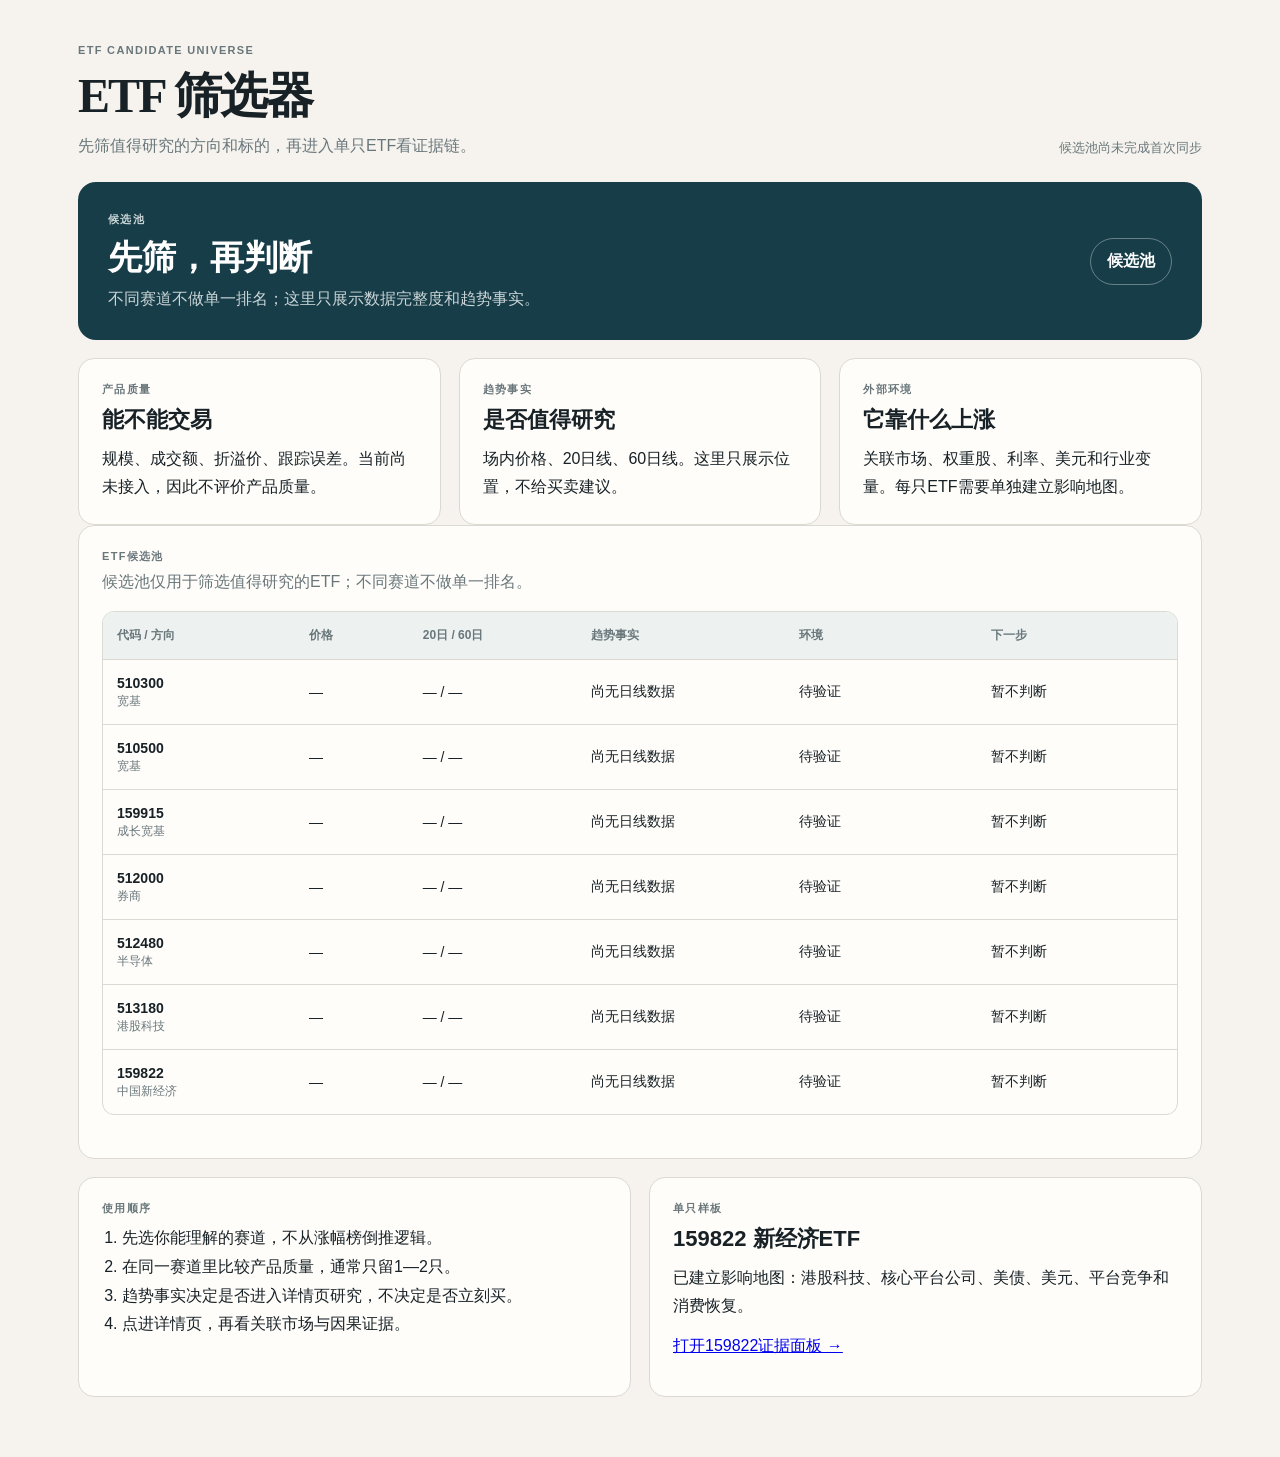
<file: index.html>
<!doctype html>
<html lang="zh-CN">
<head>
  <meta charset="utf-8">
  <meta name="viewport" content="width=device-width, initial-scale=1">
  <title>ETF Radar · ETF筛选器</title>
  <link rel="stylesheet" href="style.css">
</head>
<body>
  <header class="topbar">
    <div>
      <p class="eyebrow">ETF CANDIDATE UNIVERSE</p>
      <h1>ETF 筛选器</h1>
      <p class="subtitle">先筛值得研究的方向和标的，再进入单只ETF看证据链。</p>
    </div>
    <div id="screenerMeta" class="update-meta">读取候选池中…</div>
  </header>

  <main class="page">
    <section class="hero">
      <div>
        <p class="eyebrow">候选池</p>
        <h2>先筛，再判断</h2>
        <p class="muted">不同赛道不做单一排名；这里只展示数据完整度和趋势事实。</p>
      </div>
      <div class="alert-badge">候选池</div>
    </section>

    <section class="grid three-col">
      <article class="panel"><p class="section-label">产品质量</p><h3>能不能交易</h3><p class="action-text">规模、成交额、折溢价、跟踪误差。当前尚未接入，因此不评价产品质量。</p></article>
      <article class="panel"><p class="section-label">趋势事实</p><h3>是否值得研究</h3><p class="action-text">场内价格、20日线、60日线。这里只展示位置，不给买卖建议。</p></article>
      <article class="panel"><p class="section-label">外部环境</p><h3>它靠什么上涨</h3><p class="action-text">关联市场、权重股、利率、美元和行业变量。每只ETF需要单独建立影响地图。</p></article>
    </section>

    <section class="panel">
      <p class="section-label">ETF候选池</p>
      <p id="method" class="muted"></p>
      <div id="candidateTable" class="candidate-table"></div>
      <p id="failureNote" class="disclaimer"></p>
    </section>

    <section class="grid two-col">
      <article class="panel">
        <p class="section-label">使用顺序</p>
        <ol class="signal-list">
          <li>先选你能理解的赛道，不从涨幅榜倒推逻辑。</li>
          <li>在同一赛道里比较产品质量，通常只留1—2只。</li>
          <li>趋势事实决定是否进入详情页研究，不决定是否立刻买。</li>
          <li>点进详情页，再看关联市场与因果证据。</li>
        </ol>
      </article>
      <article class="panel">
        <p class="section-label">单只样板</p>
        <h3>159822 新经济ETF</h3>
        <p class="action-text">已建立影响地图：港股科技、核心平台公司、美债、美元、平台竞争和消费恢复。</p>
        <p><a class="detail-link" href="detail.html">打开159822证据面板 →</a></p>
      </article>
    </section>
  </main>

  <script src="screener.js"></script>
</body>
</html>
</file>
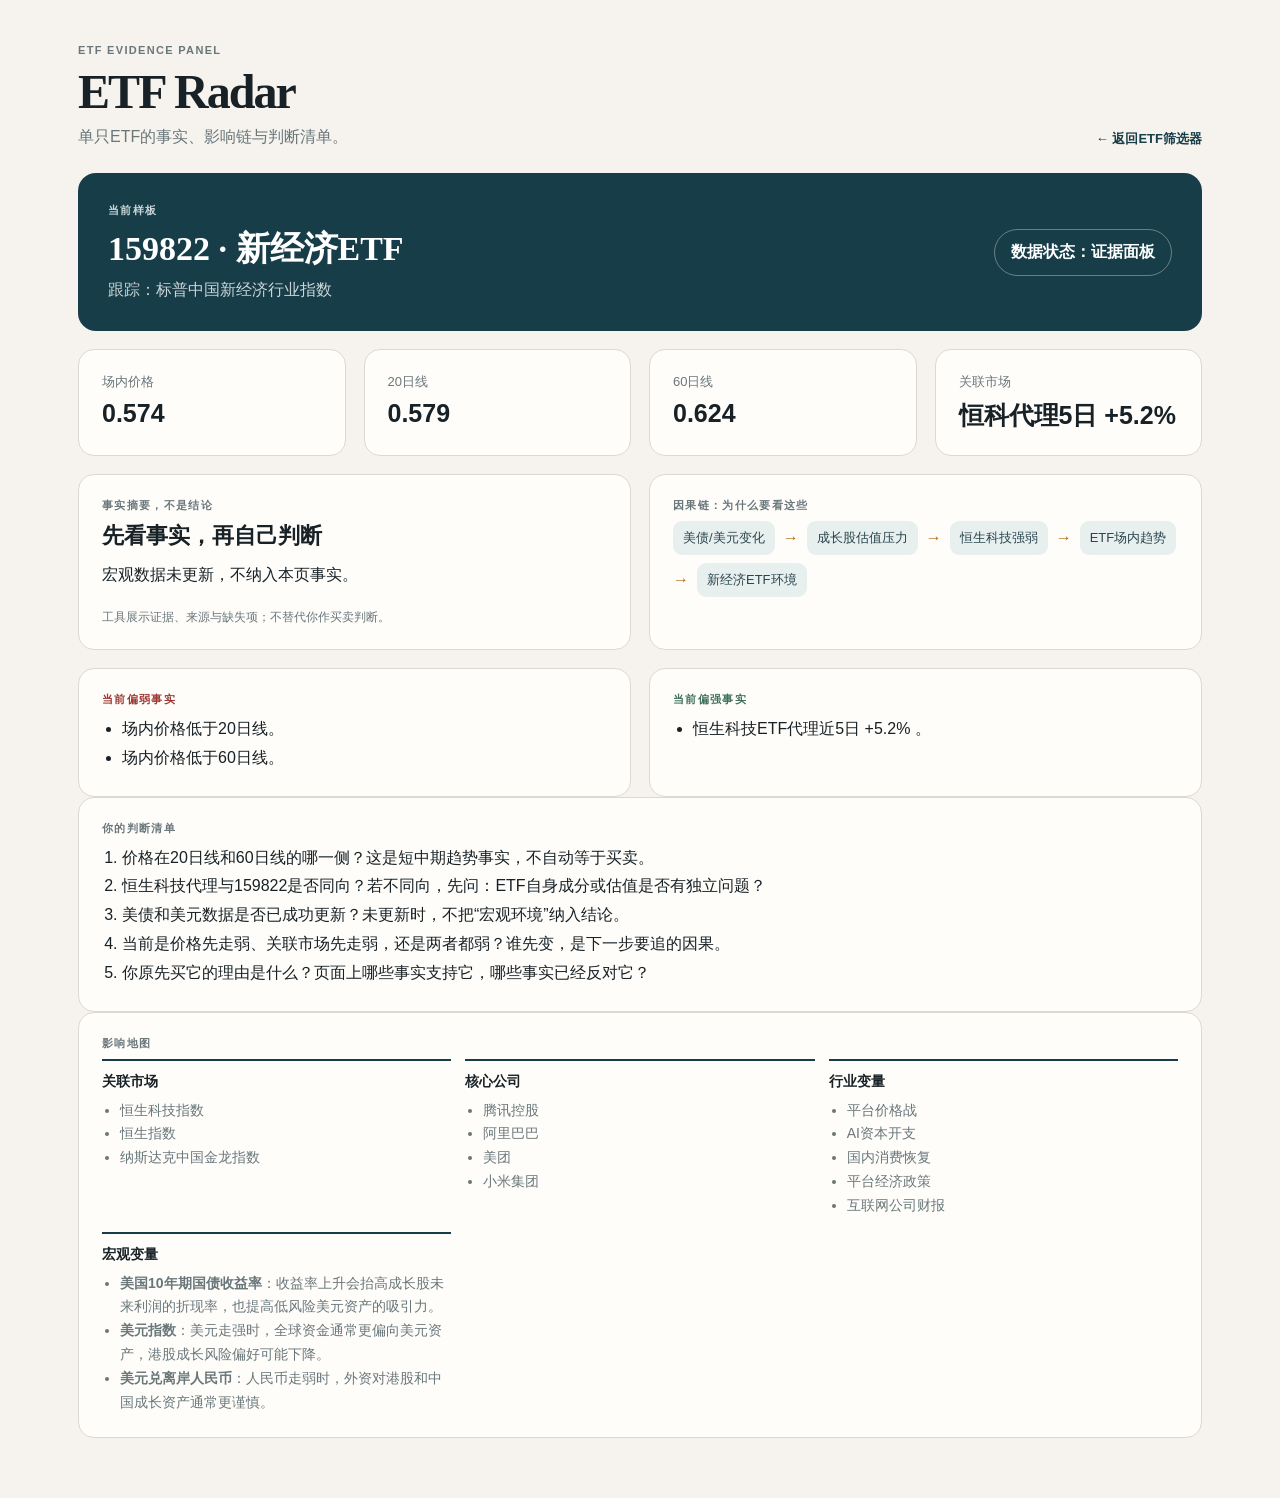
<file: detail.html>
<!doctype html>
<html lang="zh-CN">
<head>
  <meta charset="utf-8">
  <meta name="viewport" content="width=device-width, initial-scale=1">
  <title>ETF Radar · 159822详情</title>
  <link rel="stylesheet" href="style.css">
</head>
<body>
  <header class="topbar">
    <div>
      <p class="eyebrow">ETF EVIDENCE PANEL</p>
      <h1>ETF Radar</h1>
      <p class="subtitle">单只ETF的事实、影响链与判断清单。</p>
    </div>
    <div class="update-meta"><a href="index.html">← 返回ETF筛选器</a></div>
  </header>

  <main id="app" class="page">
    <section class="hero">
      <div>
        <p class="eyebrow">当前样板</p>
        <h2 id="etfName">—</h2>
        <p id="trackingIndex" class="muted">—</p>
      </div>
      <div id="alertBadge" class="alert-badge">数据状态：—</div>
    </section>
    <section class="grid metrics" id="metrics"></section>
    <section class="grid two-col">
      <article class="panel"><p class="section-label">事实摘要，不是结论</p><h3 id="actionTitle">—</h3><p id="actionText" class="action-text">—</p><p class="disclaimer">工具展示证据、来源与缺失项；不替代你作买卖判断。</p></article>
      <article class="panel"><p class="section-label">因果链：为什么要看这些</p><div id="logicChain" class="logic-chain"></div></article>
    </section>
    <section class="grid two-col">
      <article class="panel"><p class="section-label bad">当前偏弱事实</p><ul id="negativeSignals" class="signal-list"></ul></article>
      <article class="panel"><p class="section-label good">当前偏强事实</p><ul id="positiveSignals" class="signal-list"></ul></article>
    </section>
    <section class="panel"><p class="section-label">你的判断清单</p><ol id="decisionChecklist" class="signal-list"></ol></section>
    <section class="panel"><p class="section-label">影响地图</p><div id="mapGroups" class="map-groups"></div></section>
  </main>
  <script src="app.js"></script>
</body>
</html>
</file>
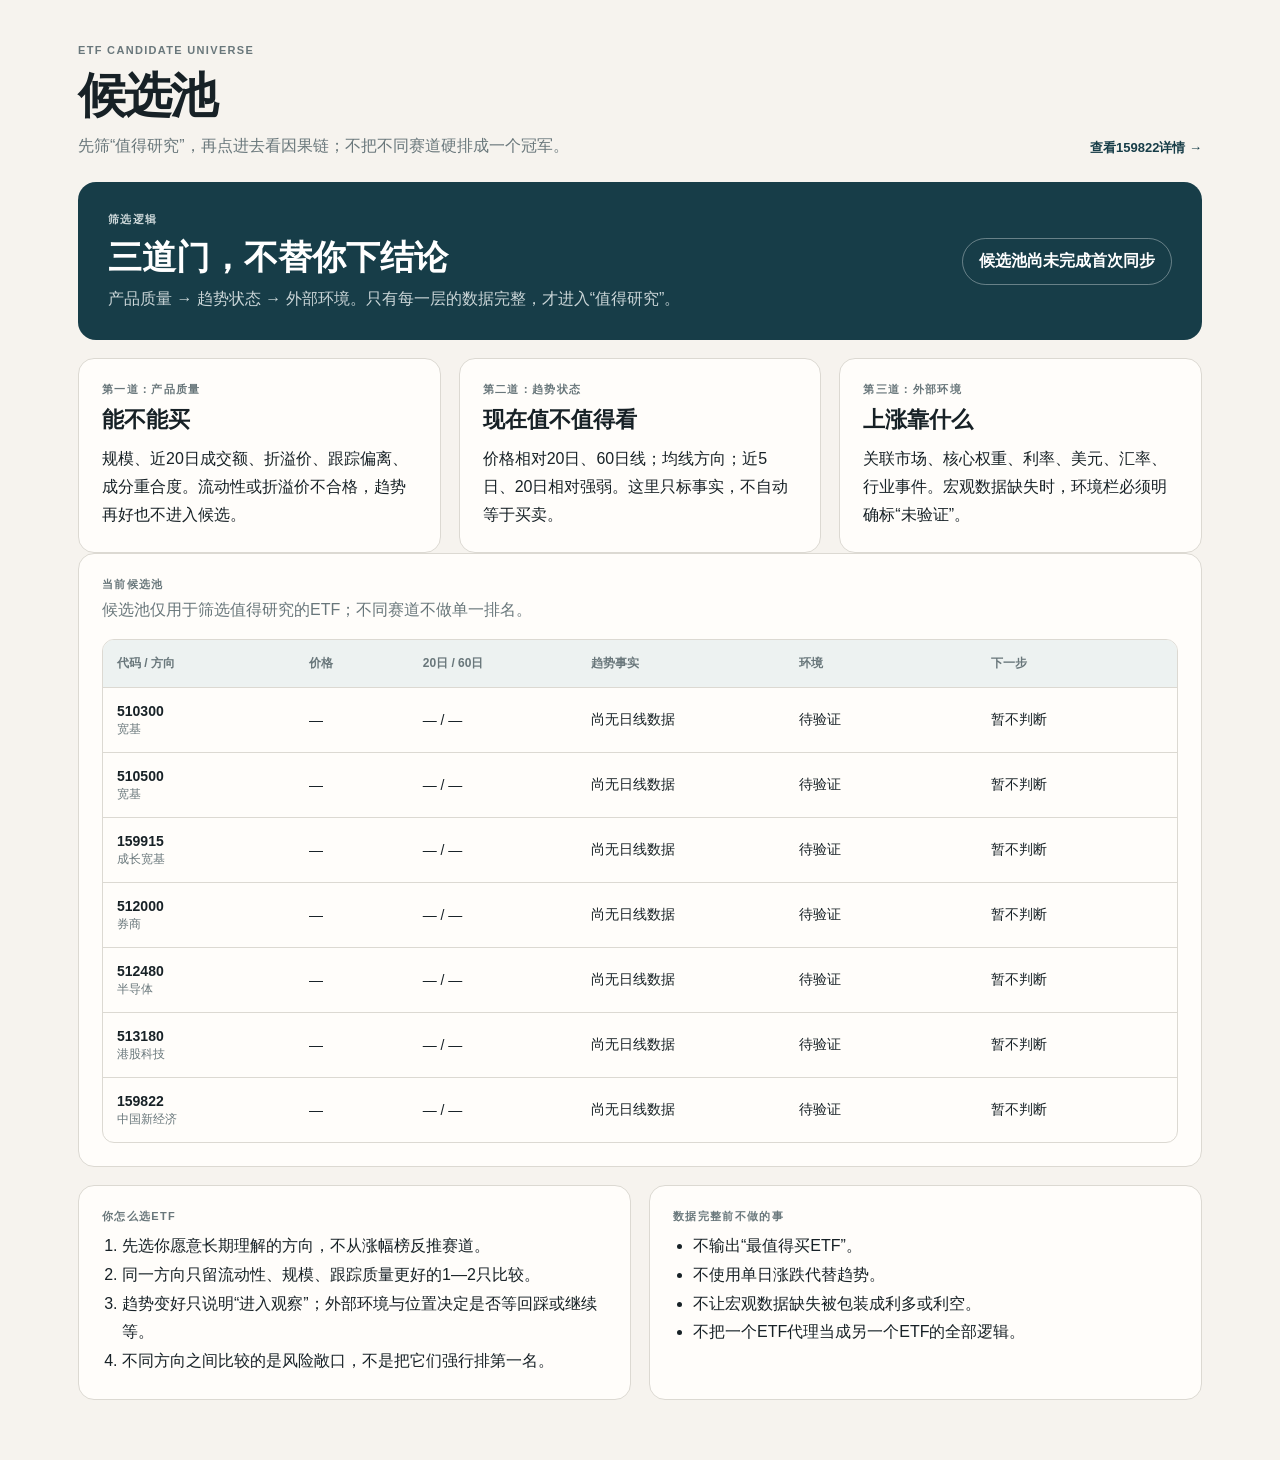
<file: screener.html>
<!doctype html>
<html lang="zh-CN">
<head>
  <meta charset="utf-8">
  <meta name="viewport" content="width=device-width, initial-scale=1">
  <title>ETF Radar · 候选池</title>
  <link rel="stylesheet" href="style.css">
</head>
<body>
  <header class="topbar">
    <div>
      <p class="eyebrow">ETF CANDIDATE UNIVERSE</p>
      <h1>候选池</h1>
      <p class="subtitle">先筛“值得研究”，再点进去看因果链；不把不同赛道硬排成一个冠军。</p>
    </div>
    <div class="update-meta"><a href="index.html">查看159822详情 →</a></div>
  </header>

  <main class="page">
    <section class="hero">
      <div>
        <p class="eyebrow">筛选逻辑</p>
        <h2>三道门，不替你下结论</h2>
        <p class="muted">产品质量 → 趋势状态 → 外部环境。只有每一层的数据完整，才进入“值得研究”。</p>
      </div>
      <div id="screenerMeta" class="alert-badge">读取候选池中…</div>
    </section>

    <section class="grid three-col">
      <article class="panel"><p class="section-label">第一道：产品质量</p><h3>能不能买</h3><p class="action-text">规模、近20日成交额、折溢价、跟踪偏离、成分重合度。流动性或折溢价不合格，趋势再好也不进入候选。</p></article>
      <article class="panel"><p class="section-label">第二道：趋势状态</p><h3>现在值不值得看</h3><p class="action-text">价格相对20日、60日线；均线方向；近5日、20日相对强弱。这里只标事实，不自动等于买卖。</p></article>
      <article class="panel"><p class="section-label">第三道：外部环境</p><h3>上涨靠什么</h3><p class="action-text">关联市场、核心权重、利率、美元、汇率、行业事件。宏观数据缺失时，环境栏必须明确标“未验证”。</p></article>
    </section>

    <section class="panel">
      <p class="section-label">当前候选池</p>
      <p id="method" class="muted"></p>
      <div id="candidateTable" class="candidate-table"></div>
    </section>

    <section class="grid two-col">
      <article class="panel">
        <p class="section-label">你怎么选ETF</p>
        <ol class="signal-list">
          <li>先选你愿意长期理解的方向，不从涨幅榜反推赛道。</li>
          <li>同一方向只留流动性、规模、跟踪质量更好的1—2只比较。</li>
          <li>趋势变好只说明“进入观察”；外部环境与位置决定是否等回踩或继续等。</li>
          <li>不同方向之间比较的是风险敞口，不是把它们强行排第一名。</li>
        </ol>
      </article>
      <article class="panel">
        <p class="section-label">数据完整前不做的事</p>
        <ul class="signal-list">
          <li>不输出“最值得买ETF”。</li>
          <li>不使用单日涨跌代替趋势。</li>
          <li>不让宏观数据缺失被包装成利多或利空。</li>
          <li>不把一个ETF代理当成另一个ETF的全部逻辑。</li>
        </ul>
      </article>
    </section>
  </main>

  <script src="screener.js"></script>
</body>
</html>
</file>
<file: style.css>
:root{--bg:#f6f3ee;--ink:#172126;--muted:#69777b;--line:#dcd9d2;--panel:#fffdfa;--navy:#173d48;--amber:#b66b16;--red:#9c3832;--green:#3f715d}*{box-sizing:border-box}body{margin:0;background:var(--bg);color:var(--ink);font-family:Inter,"PingFang SC","Microsoft YaHei",sans-serif}.topbar{max-width:1180px;margin:auto;padding:44px 28px 25px;display:flex;justify-content:space-between;gap:24px;align-items:flex-end}.eyebrow,.section-label{margin:0 0 8px;font-size:11px;font-weight:800;letter-spacing:.12em;color:var(--muted)}h1{font-family:Georgia,"Songti SC",serif;font-size:48px;letter-spacing:-.04em;margin:0}h2{font-family:Georgia,"Songti SC",serif;font-size:34px;margin:0 0 6px}.subtitle,.muted{margin:8px 0 0;color:var(--muted)}.update-meta{font-size:13px;color:var(--muted);text-align:right}.update-meta a{color:var(--navy);font-weight:700;text-decoration:none}.page{max-width:1180px;margin:0 auto;padding:0 28px 60px}.hero{background:var(--navy);color:#fff;padding:30px;border-radius:18px;display:flex;justify-content:space-between;align-items:center;gap:20px}.hero .eyebrow,.hero .muted{color:#cbd6d8}.alert-badge{border:1px solid rgba(255,255,255,.35);padding:12px 16px;border-radius:999px;font-weight:800}.grid{display:grid;gap:18px;margin-top:18px}.metrics{grid-template-columns:repeat(4,1fr)}.two-col{grid-template-columns:1fr 1fr}.three-col{grid-template-columns:repeat(3,1fr)}.panel,.metric{background:var(--panel);border:1px solid var(--line);border-radius:16px;padding:23px}.metric p{margin:0;color:var(--muted);font-size:13px}.metric strong{display:block;margin-top:8px;font-size:25px}.bad{color:var(--red)}.good{color:var(--green)}h3{font-size:22px;margin:0 0 10px}.action-text{line-height:1.75;margin:0}.disclaimer{font-size:12px;color:var(--muted);margin:20px 0 0}.logic-chain{display:flex;flex-wrap:wrap;gap:8px;align-items:center}.logic-chain span{background:#e8efef;color:#29464e;padding:8px 10px;border-radius:9px;font-size:13px}.logic-chain b{color:var(--amber)}.signal-list{margin:0;padding-left:20px;line-height:1.8}.map-groups{display:grid;grid-template-columns:repeat(3,1fr);gap:14px}.map-group{border-top:2px solid var(--navy);padding-top:12px}.map-group h4{margin:0 0 8px;font-size:14px}.map-group ul{margin:0;padding-left:18px;color:var(--muted);line-height:1.7;font-size:14px}.candidate-table{margin-top:18px;border:1px solid var(--line);border-radius:12px;overflow:hidden}.candidate-row{display:grid;grid-template-columns:1.15fr .65fr 1fr 1.25fr 1.15fr 1.1fr;gap:12px;padding:15px 14px;border-top:1px solid var(--line);font-size:14px;align-items:center}.candidate-row:first-child{border-top:none}.candidate-header{background:#edf2f1;color:var(--muted);font-size:12px;font-weight:800}.candidate-row span{min-width:0}.candidate-row strong{display:block}.candidate-row small{display:block;color:var(--muted);margin-top:3px}@media(max-width:760px){.topbar,.hero{align-items:flex-start;flex-direction:column}.metrics,.two-col,.three-col,.map-groups{grid-template-columns:1fr}h1{font-size:40px}.page,.topbar{padding-left:16px;padding-right:16px}.candidate-table{overflow-x:auto}.candidate-row{min-width:900px}}
</file>
